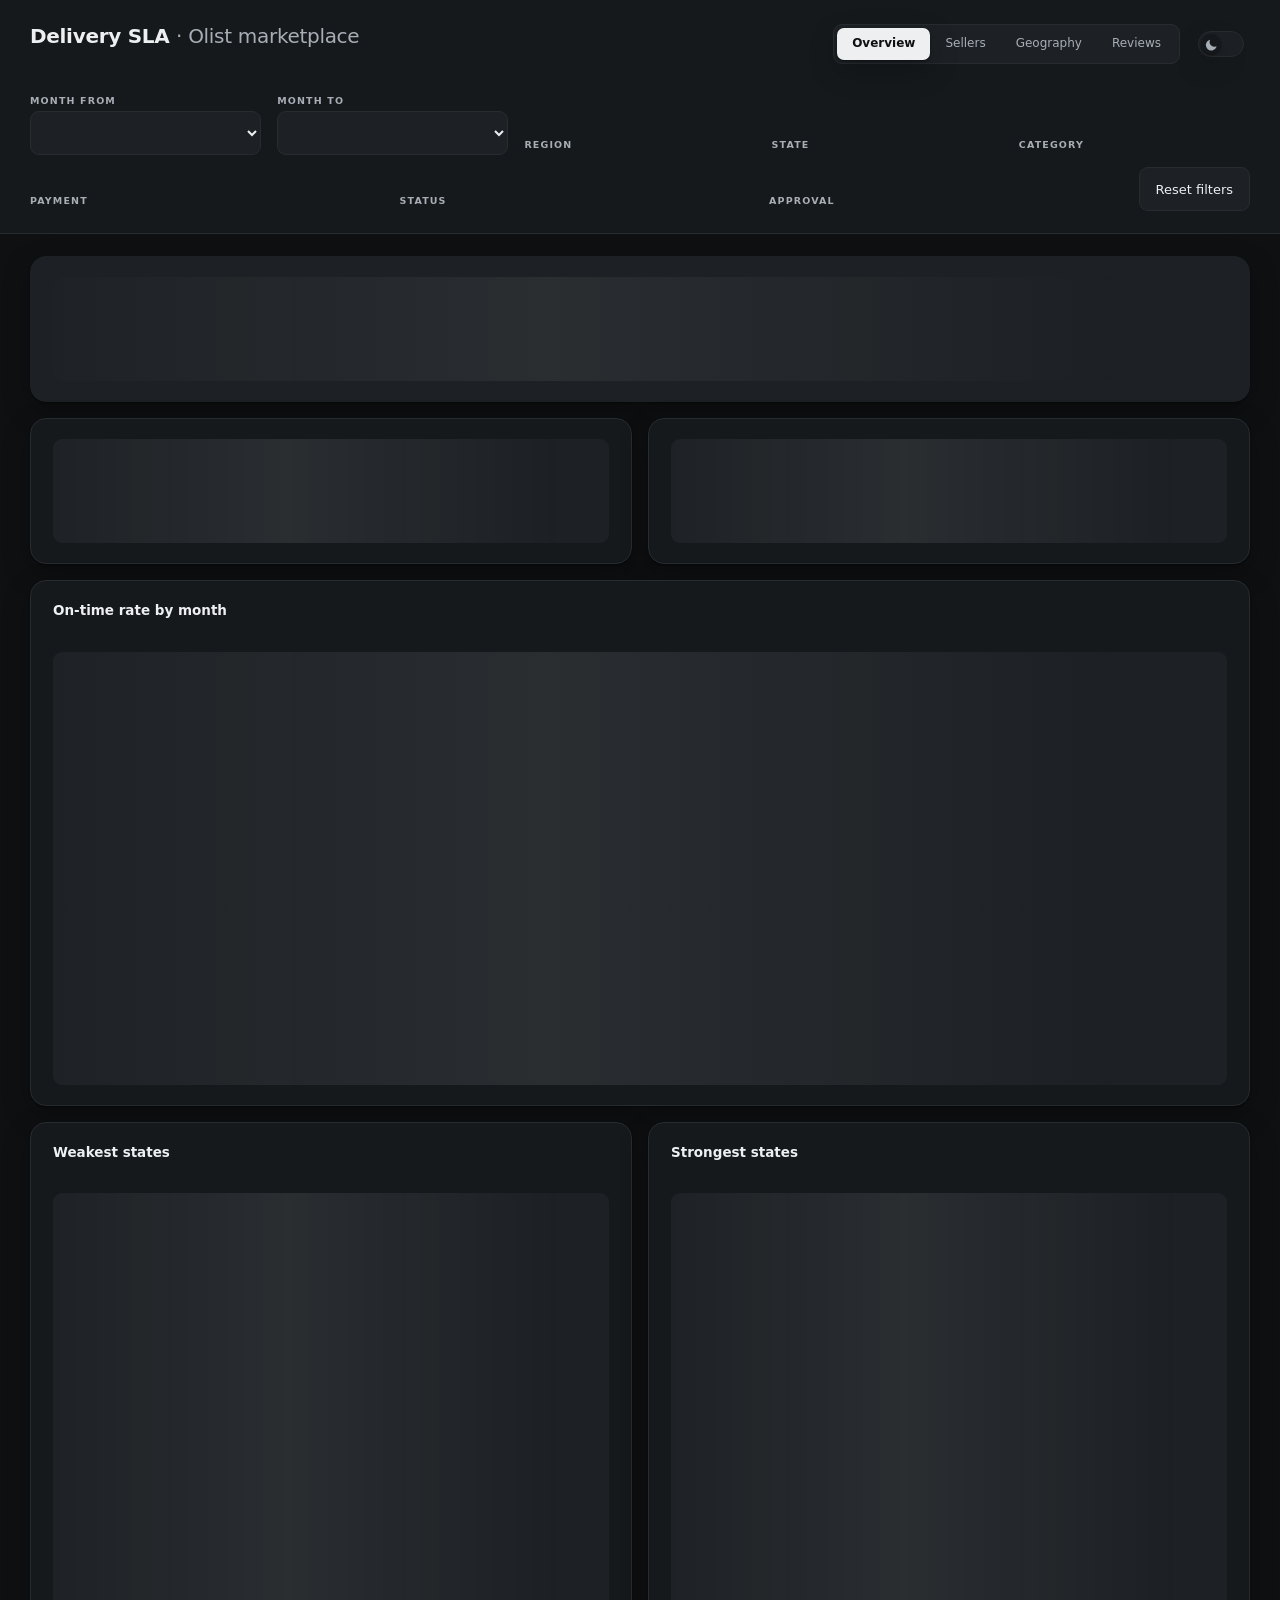
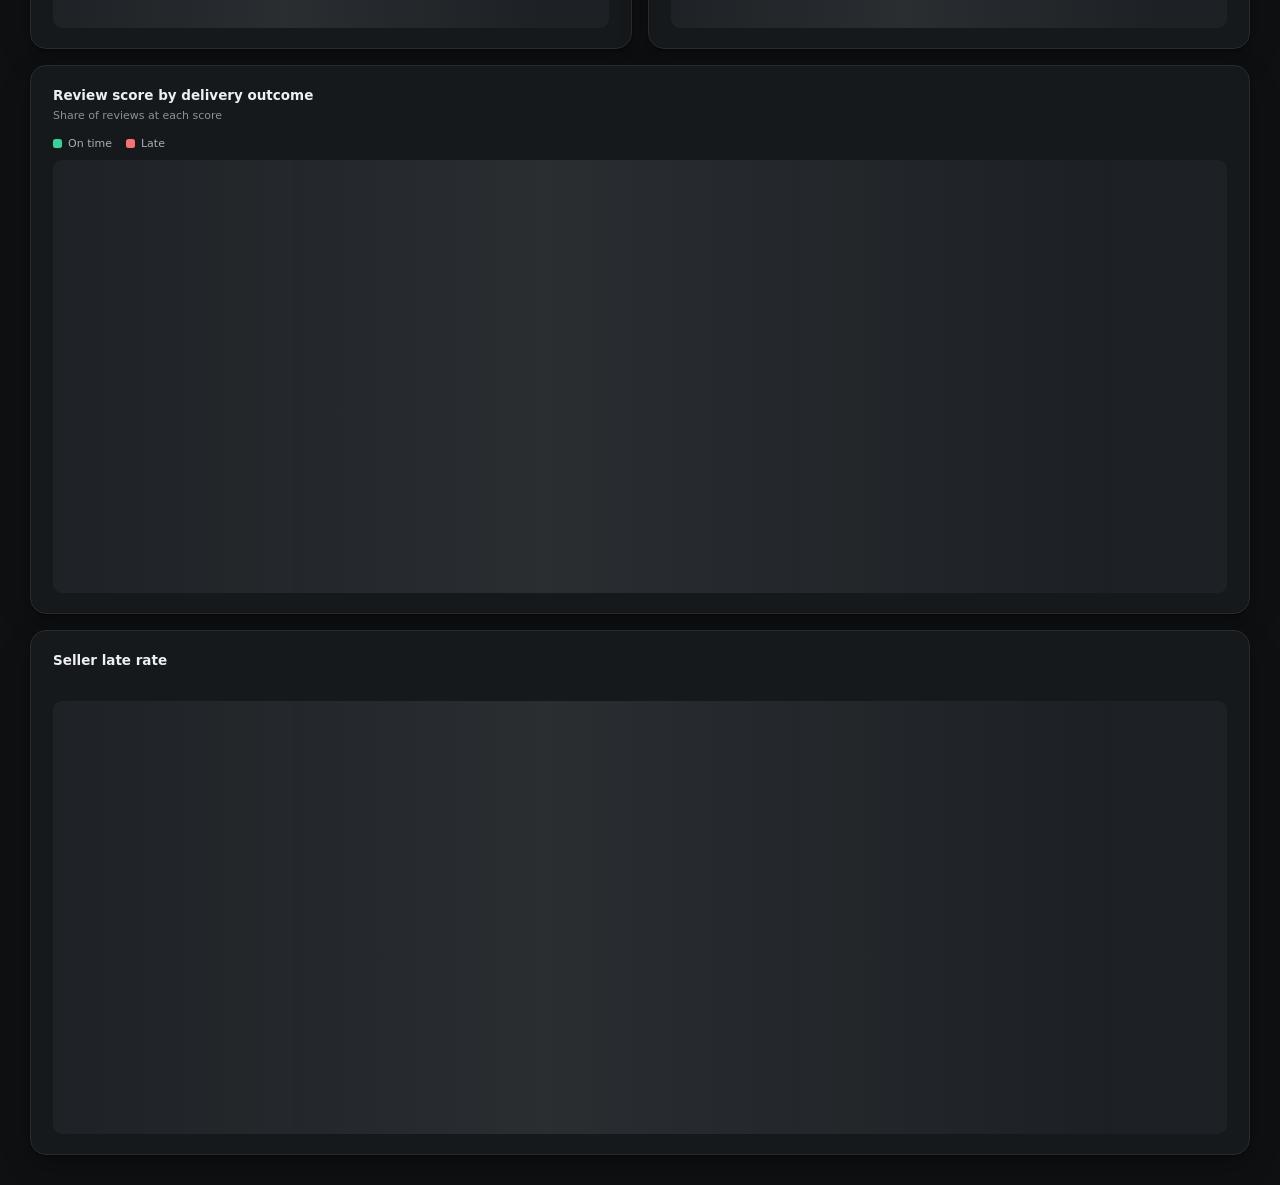
<file: index.html>
<!doctype html>
<html lang="en">
<head>
<meta charset="utf-8">
<meta name="viewport" content="width=device-width, initial-scale=1">
<title>Delivery SLA — Olist Marketplace</title>
<meta http-equiv="refresh" content="0; url=dashboard/">
<link rel="canonical" href="dashboard/">
<link rel="icon" href="data:,">
<style>
  :root { color-scheme: dark; }
  body {
    margin: 0; min-height: 100vh; display: grid; place-items: center;
    background: #0F1113; color: #E9EBED;
    font: 15px/1.6 "Segoe UI", system-ui, sans-serif;
    text-align: center; padding: 24px;
  }
  h1 { font-size: 20px; font-weight: 650; margin: 0 0 6px; letter-spacing: -0.2px; }
  p { color: #9BA1A7; margin: 0 0 20px; }
  a {
    display: inline-block; padding: 11px 20px; border-radius: 10px;
    background: #22C55E; color: #0F1113; font-weight: 650; text-decoration: none;
  }
</style>
</head>
<body>
  <main>
    <h1>Delivery SLA — Olist Marketplace</h1>
    <p>Opening the dashboard&hellip;</p>
    <a href="dashboard/">Open the dashboard</a>
  </main>
</body>
</html>
</file>
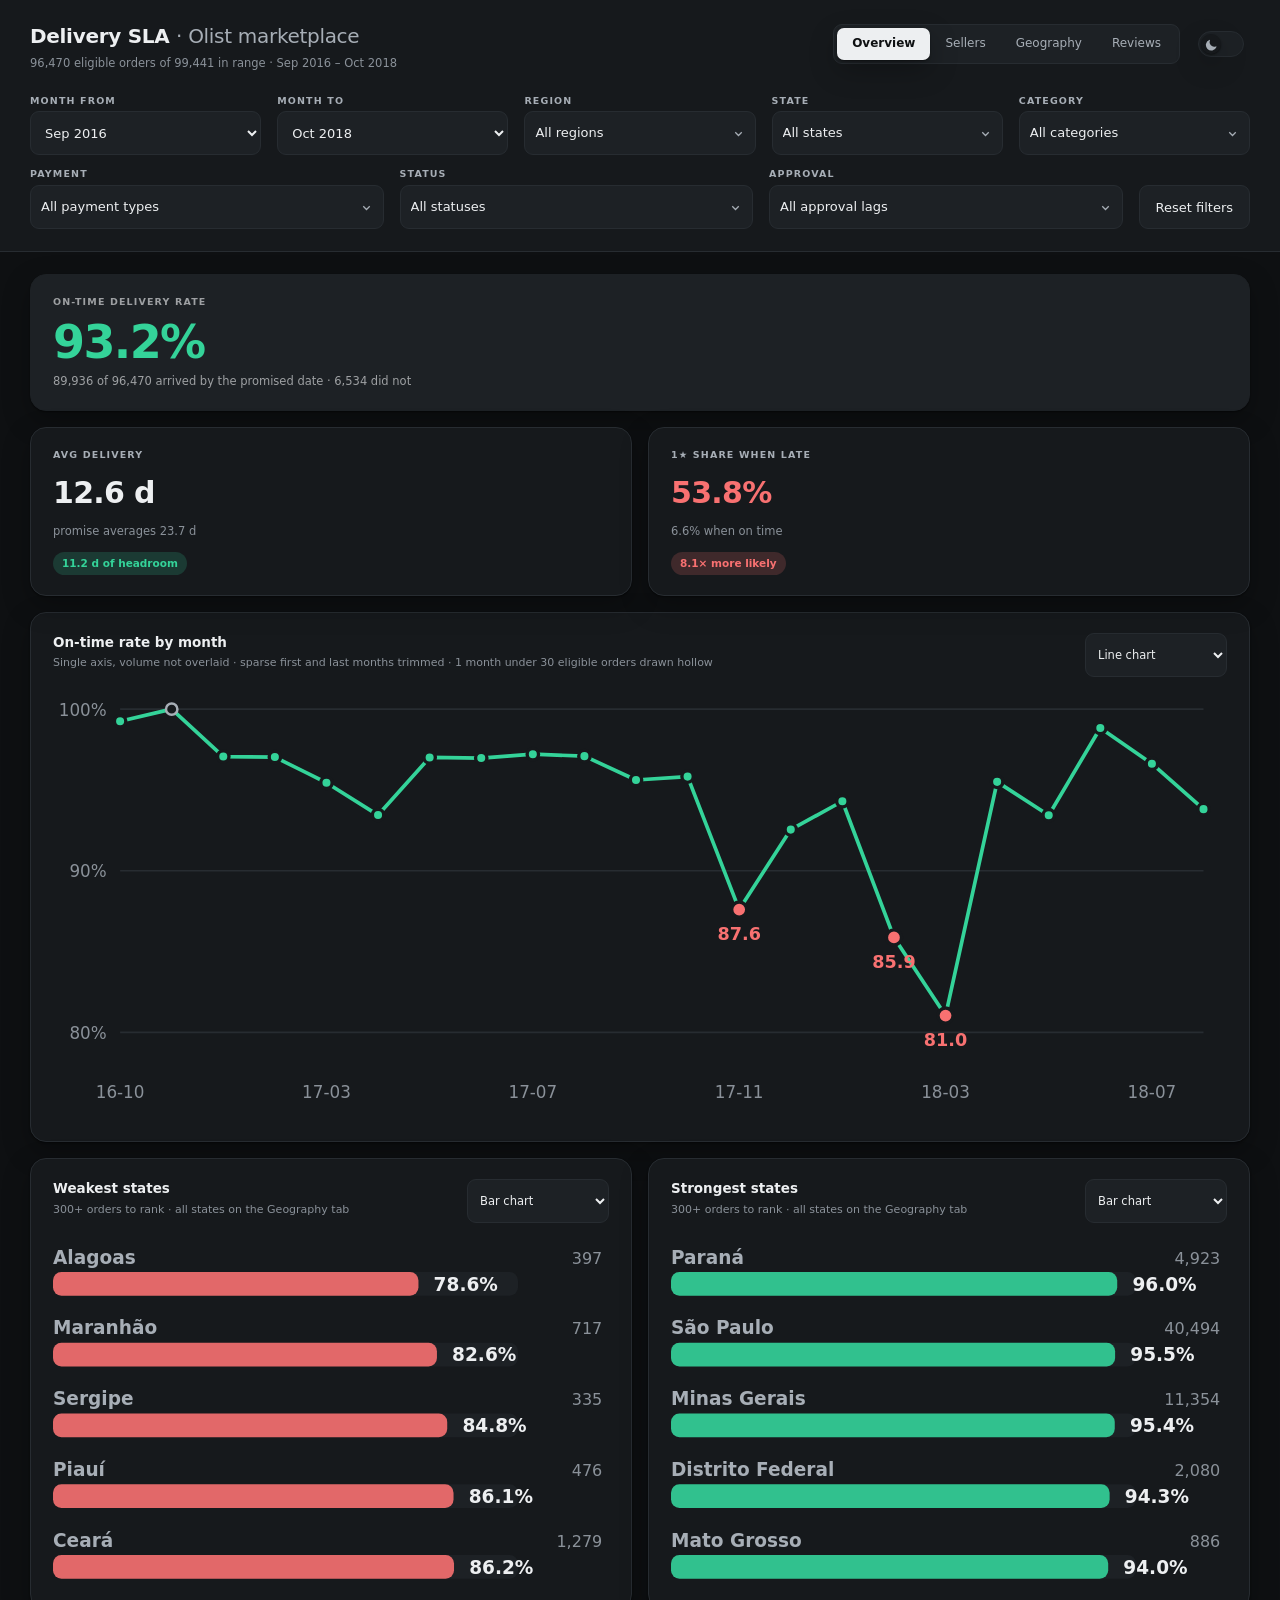
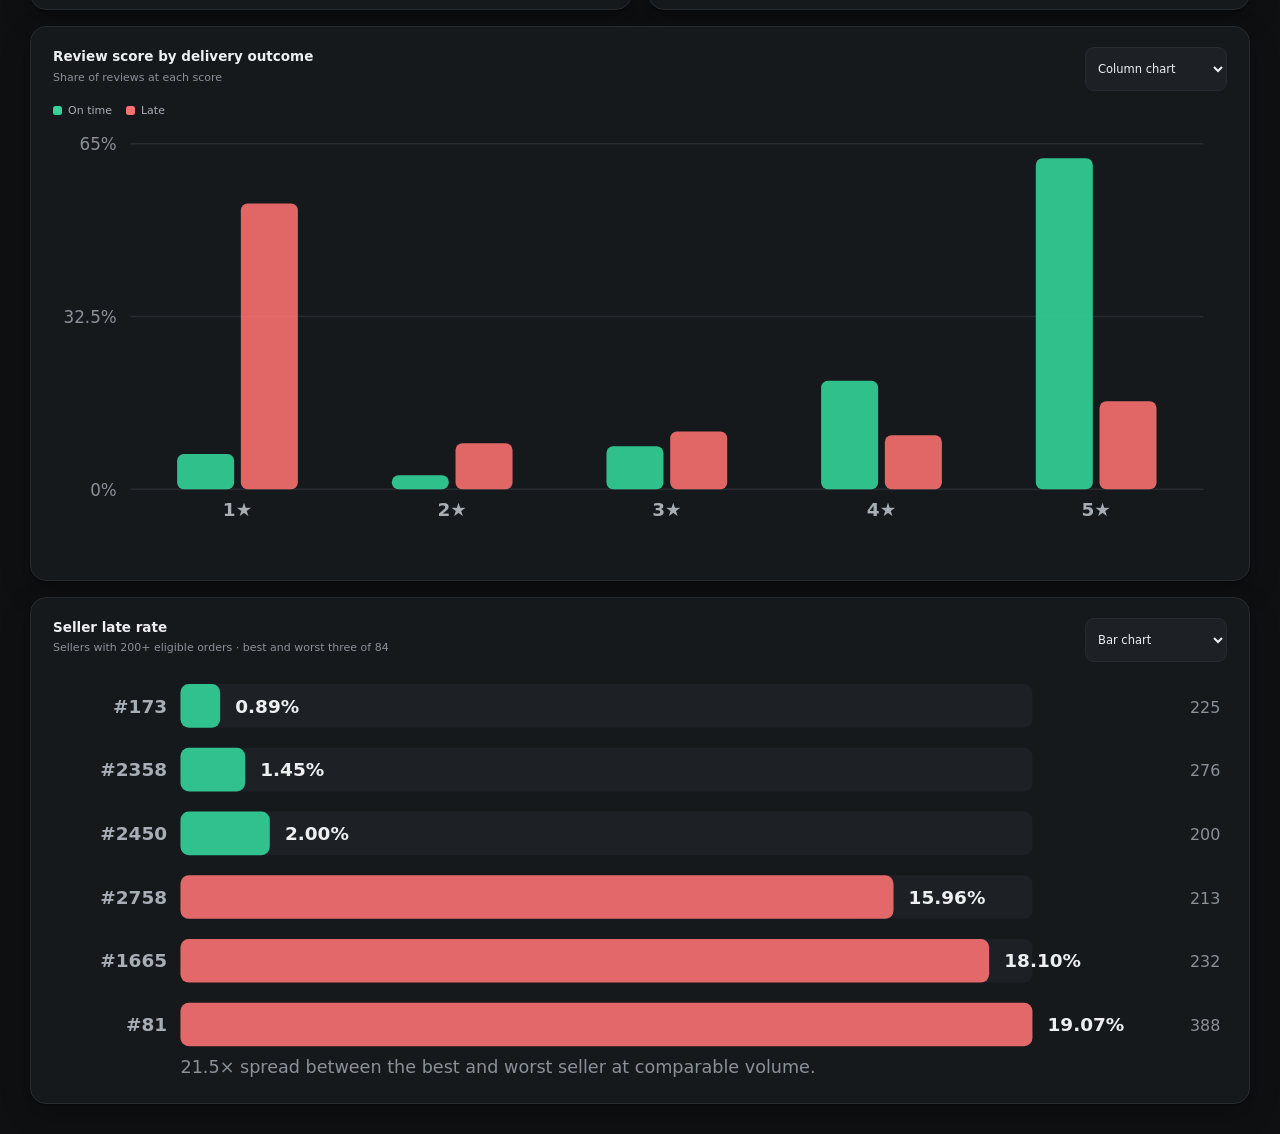
<file: dashboard/index.html>
<!DOCTYPE html>
<html lang="en" data-theme="dark">
<head>
<meta charset="utf-8">
<meta name="viewport" content="width=device-width, initial-scale=1">
<title>Delivery SLA — Olist marketplace</title>
<script>
  // Runs before first paint so a stored light theme never flashes dark first.
  try {
    if (localStorage.getItem("theme") === "light") document.documentElement.dataset.theme = "light";
  } catch (e) { /* private window or blocked storage: keep the default */ }
</script>
<!-- empty data URI: stops the browser probing for favicon.ico, which is the only request the page did not make itself -->
<link rel="icon" href="data:,">
<link rel="stylesheet" href="styles.css">
</head>
<body>

<header class="topbar">
  <div class="masthead">
    <div>
      <h1>Delivery SLA <span>· Olist marketplace</span></h1>
      <div class="scope" id="scope">&nbsp;</div>
    </div>
    <div class="controls">
      <nav class="seg" role="tablist">
        <button class="tab" id="tab-overview" role="tab" aria-selected="true" aria-controls="page-overview">Overview</button>
        <button class="tab" id="tab-sellers" role="tab" aria-selected="false" aria-controls="page-sellers">Sellers</button>
        <button class="tab" id="tab-geo" role="tab" aria-selected="false" aria-controls="page-geo">Geography</button>
        <button class="tab" id="tab-reviews" role="tab" aria-selected="false" aria-controls="page-reviews">Reviews</button>
      </nav>
      <button class="toggle" id="theme-toggle" type="button" aria-pressed="true">
        <span class="toggle-track">
          <span class="toggle-thumb">
            <svg class="icon moon" viewBox="0 0 16 16" aria-hidden="true">
              <path d="M13.2 10.4A5.6 5.6 0 0 1 6.1 3a.6.6 0 0 0-.86-.67 6.8 6.8 0 1 0 8.9 8.9.6.6 0 0 0-.67-.86Z"/>
            </svg>
            <svg class="icon sun" viewBox="0 0 16 16" aria-hidden="true">
              <circle cx="8" cy="8" r="3.1"/>
              <g stroke-width="1.5" stroke-linecap="round">
                <path d="M8 1v1.8M8 13.2V15M15 8h-1.8M2.8 8H1M12.95 3.05l-1.27 1.27M4.32 11.68l-1.27 1.27M12.95 12.95l-1.27-1.27M4.32 4.32 3.05 3.05"/>
              </g>
            </svg>
          </span>
        </span>
      </button>
    </div>
  </div>

  <div class="filters">
    <div class="filter"><label for="f-from">Month from</label><select id="f-from"></select></div>
    <div class="filter"><label for="f-to">Month to</label><select id="f-to"></select></div>
    <div class="filter"><span class="flabel" id="lab-region">Region</span><div class="ms" id="ms-region"></div></div>
    <div class="filter"><span class="flabel" id="lab-cstate">State</span><div class="ms" id="ms-cstate"></div></div>
    <div class="filter"><span class="flabel" id="lab-category">Category</span><div class="ms" id="ms-category"></div></div>
    <div class="filter"><span class="flabel" id="lab-payment">Payment</span><div class="ms" id="ms-payment"></div></div>
    <div class="filter"><span class="flabel" id="lab-status">Status</span><div class="ms" id="ms-status"></div></div>
    <div class="filter"><span class="flabel" id="lab-abucket">Approval</span><div class="ms" id="ms-abucket"></div></div>
    <button id="reset" type="button">Reset filters</button>
  </div>
</header>

<main id="board">

<section class="page bento" id="page-overview" role="tabpanel" aria-labelledby="tab-overview">
  <div class="t hero span2" id="k-otd"><div class="skel skel-hero"></div></div>
  <div class="t" id="k-speed"><div class="skel skel-kpi"></div></div>
  <div class="t" id="k-onestar"><div class="skel skel-kpi"></div></div>

  <div class="t span2">
    <div class="card-head">
      <div>
        <div class="h">On-time rate by month</div>
        <div class="hs" id="s-trend">&nbsp;</div>
      </div>
    </div>
    <div class="plot" id="c-trend"><div class="skel ar-wide"></div></div>
  </div>
  <div class="t">
    <div class="card-head">
      <div>
        <div class="h">Weakest states</div>
        <div class="hs" id="s-worst">&nbsp;</div>
      </div>
    </div>
    <div class="plot" id="c-worst"><div class="skel ar-tall"></div></div>
  </div>
  <div class="t">
    <div class="card-head">
      <div>
        <div class="h">Strongest states</div>
        <div class="hs" id="s-best">&nbsp;</div>
      </div>
    </div>
    <div class="plot" id="c-best"><div class="skel ar-tall"></div></div>
  </div>

  <div class="t span2">
    <div class="card-head">
      <div>
        <div class="h">Review score by delivery outcome</div>
        <div class="hs">Share of reviews at each score</div>
      </div>
    </div>
    <div class="legend"><span><i class="sw good"></i>On time</span><span><i class="sw bad"></i>Late</span></div>
    <div class="plot" id="c-review"><div class="skel ar-wide"></div></div>
  </div>
  <div class="t span2">
    <div class="card-head">
      <div>
        <div class="h">Seller late rate</div>
        <div class="hs" id="s-sellers">&nbsp;</div>
      </div>
    </div>
    <div class="plot" id="c-sellers"><div class="skel ar-wide"></div></div>
  </div>
</section>

<section class="page bento" id="page-sellers" role="tabpanel" aria-labelledby="tab-sellers" hidden>
  <div class="t hero span2" id="k-spread"><div class="skel skel-hero"></div></div>
  <div class="t" id="k-ranked"><div class="skel skel-kpi"></div></div>
  <div class="t" id="k-median"><div class="skel skel-kpi"></div></div>

  <div class="t span2">
    <div class="card-head">
      <div>
        <div class="h">Worst sellers by late rate</div>
        <div class="hs" id="s-worstsell">&nbsp;</div>
      </div>
    </div>
    <div class="plot" id="c-worstsell"><div class="skel ar-wide"></div></div>
  </div>
  <div class="t span2">
    <div class="card-head">
      <div>
        <div class="h">Best sellers by late rate</div>
        <div class="hs" id="s-bestsell">&nbsp;</div>
      </div>
    </div>
    <div class="plot" id="c-bestsell"><div class="skel ar-wide"></div></div>
  </div>

  <div class="t span2">
    <div class="card-head">
      <div>
        <div class="h">Late rate by seller state</div>
        <div class="hs">Where the seller ships from</div>
      </div>
    </div>
    <div class="plot scroll" id="c-sellerstate"><div class="skel ar-wide"></div></div>
  </div>
  <div class="t span2">
    <div class="card-head">
      <div>
        <div class="h">Breach rate: within the state vs across states</div>
        <div class="hs" id="s-crossstate">&nbsp;</div>
      </div>
    </div>
    <div class="plot" id="c-crossstate"><div class="skel ar-wide"></div></div>
  </div>

  <div class="t span2">
    <div class="card-head">
      <div>
        <div class="h">SLA breach rate by approval lag</div>
        <div class="hs" id="s-approval">&nbsp;</div>
      </div>
    </div>
    <div class="plot" id="c-approval"><div class="skel ar-wide"></div></div>
    <p class="note">Segmentation, not causation. An order placed late on a Friday is slow to approve <em>and</em> slow to reach a carrier, because both wait on the same working week. Full write-up in <code>reports/business_findings.md</code>.</p>
  </div>
  <div class="t span2">
    <div class="card-head">
      <div>
        <div class="h">Approval lag within a fixed promise window</div>
        <div class="hs" id="s-approvalband">&nbsp;</div>
      </div>
    </div>
    <div class="plot" id="c-approvalband"><div class="skel ar-wide"></div></div>
  </div>
</section>

<section class="page bento" id="page-geo" role="tabpanel" aria-labelledby="tab-geo" hidden>
  <div class="t hero span2" id="k-gap"><div class="skel skel-hero"></div></div>
  <div class="t" id="k-states"><div class="skel skel-kpi"></div></div>
  <div class="t" id="k-concentration"><div class="skel skel-kpi"></div></div>

  <div class="t span2">
    <div class="card-head">
      <div>
        <div class="h">On-time rate by customer state</div>
        <div class="hs" id="s-allstates">&nbsp;</div>
      </div>
    </div>
    <div class="plot scroll" id="c-allstates"><div class="skel ar-wide"></div></div>
  </div>
  <div class="t">
    <div class="card-head">
      <div>
        <div class="h">Slowest states</div>
        <div class="hs">Average days from purchase to delivery</div>
      </div>
    </div>
    <div class="plot" id="c-slowest"><div class="skel ar-tall"></div></div>
  </div>
  <div class="t">
    <div class="card-head">
      <div>
        <div class="h">Fastest states</div>
        <div class="hs">Average days from purchase to delivery</div>
      </div>
    </div>
    <div class="plot" id="c-fastest"><div class="skel ar-tall"></div></div>
  </div>

  <div class="t span2">
    <div class="card-head">
      <div>
        <div class="h">On-time rate by region</div>
        <div class="hs" id="s-region">&nbsp;</div>
      </div>
    </div>
    <div class="plot" id="c-region"><div class="skel ar-region"></div></div>
  </div>
  <div class="t span2">
    <div class="card-head">
      <div>
        <div class="h">Where the late orders are</div>
        <div class="hs">Count of late deliveries, not rate — volume follows population</div>
      </div>
    </div>
    <div class="plot scroll" id="c-latevol"><div class="skel ar-wide"></div></div>
  </div>

  <div class="t span4">
    <div class="card-head">
      <div>
        <div class="h">Promise headroom by state</div>
        <div class="hs">Average promised days minus average actual days</div>
      </div>
    </div>
    <div class="plot" id="c-headroom"><div class="skel ar-wide"></div></div>
  </div>
</section>

<section class="page bento" id="page-reviews" role="tabpanel" aria-labelledby="tab-reviews" hidden>
  <div class="t hero span2" id="k-lowrev"><div class="skel skel-hero"></div></div>
  <div class="t" id="k-avgscore"><div class="skel skel-kpi"></div></div>
  <div class="t" id="k-noreview"><div class="skel skel-kpi"></div></div>

  <div class="t span2">
    <div class="card-head">
      <div>
        <div class="h">Low review rate by month</div>
        <div class="hs" id="s-lowtrend">Share of reviews scoring 1★ or 2★</div>
      </div>
    </div>
    <div class="plot" id="c-lowtrend"><div class="skel ar-wide"></div></div>
  </div>
  <div class="t span2">
    <div class="card-head">
      <div>
        <div class="h">Low review rate by how late the order was</div>
        <div class="hs">Lateness measured against the promised date</div>
      </div>
    </div>
    <div class="plot" id="c-bydelay"><div class="skel ar-wide"></div></div>
  </div>

  <div class="t span2">
    <div class="card-head">
      <div>
        <div class="h">Review score mix</div>
        <div class="hs">Every reviewed order in the current filter</div>
      </div>
    </div>
    <div class="plot" id="c-mix"><div class="skel ar-wide"></div></div>
  </div>
  <div class="t span2">
    <div class="card-head">
      <div>
        <div class="h">Low review rate by state</div>
        <div class="hs" id="s-lowstate">&nbsp;</div>
      </div>
    </div>
    <div class="plot" id="c-lowstate"><div class="skel ar-wide"></div></div>
  </div>
</section>

</main>

<div class="tip" id="tip" role="tooltip" hidden></div>

<script defer src="data/dashboard_data.js"></script>
<script defer src="app.js"></script>
</body>
</html>
</file>
<file: dashboard/styles.css>
:root {
  /* tells the browser to paint native scrollbars, form controls and focus rings dark */
  color-scheme: dark;

  --bg: #0E1012;
  --surface: #16191C;
  --surface-2: #1D2125;
  --border: #272C31;
  --ink: #EDEFF1;
  --label: #A7AEB6;
  --muted: #8A9199;
  --good: #34D399;
  --bad: #F87171;

  --track: var(--surface-2);
  --hero-good: var(--good);
  --hero-bg: var(--surface-2);
  --hero-ink: var(--ink);
  --hero-border: var(--hero-bg);
  /* The selected tab stays an inverted pill in both themes; it is the only navigation cue. */
  --tab-active-bg: var(--ink);
  --tab-active-ink: var(--bg);
  --shadow: 0 1px 2px rgba(0, 0, 0, 0.45), 0 10px 28px rgba(0, 0, 0, 0.26);
  --shadow-lift: 0 2px 5px rgba(0, 0, 0, 0.5), 0 16px 38px rgba(0, 0, 0, 0.34);
  --sheen: rgba(255, 255, 255, 0.06);

  --s1: 4px;
  --s2: 8px;
  --s3: 12px;
  --s4: 16px;
  --s5: 22px;
  --s6: 30px;

  --fs-hero: 46px;
  --fs-mid: 30px;
  --fs-h1: 20px;
  --fs-title: 13.5px;
  --fs-body: 13px;
  --fs-cap: 11.5px;
  --fs-micro: 9.5px;

  --radius: 16px;
  --radius-sm: 9px;
  --quick: 140ms;
  --slow: 190ms;
  --ease: cubic-bezier(0.2, 0, 0.2, 1);
  --ease-out: cubic-bezier(0, 0, 0.2, 1);
  --font: "Segoe UI", "Segoe UI Variable Text", system-ui, Tahoma, sans-serif;
}

:root[data-theme="light"] {
  color-scheme: light;

  --bg: #F3F4F1;
  --surface: #FFFFFF;
  --surface-2: #F8F9F6;
  --border: #E4E6E1;
  --ink: #15171A;
  --label: #555B63;
  --muted: #6E747C;
  --good: #15803D;
  --bad: #DC2626;

  --track: #EAECE8;
  /* On white the hero keeps the surface of every other tile; the 46px number and the accent carry
     the emphasis. The dark-theme green reads at 1.7:1 here, well under AA, so --good is used. */
  --hero-good: var(--good);
  --hero-bg: var(--surface);
  --hero-ink: var(--ink);
  --hero-border: var(--border);
  --tab-active-bg: var(--ink);
  --tab-active-ink: var(--surface);
  --shadow: 0 1px 2px rgba(21, 23, 26, 0.04), 0 6px 18px rgba(21, 23, 26, 0.05);
  --shadow-lift: 0 2px 5px rgba(21, 23, 26, 0.06), 0 14px 32px rgba(21, 23, 26, 0.09);
  --sheen: rgba(21, 23, 26, 0.05);
}

* { box-sizing: border-box; }

* {
  scrollbar-width: thin;
  scrollbar-color: var(--border) transparent;
}

::-webkit-scrollbar { width: 9px; height: 9px; }
::-webkit-scrollbar-track { background: transparent; }
::-webkit-scrollbar-thumb { background: var(--border); border-radius: 5px; }
::-webkit-scrollbar-thumb:hover { background: var(--label); }

body {
  margin: 0;
  background: var(--bg);
  color: var(--ink);
  font-family: var(--font);
  font-size: var(--fs-body);
  line-height: 1.45;
  font-variant-numeric: tabular-nums;
  -webkit-font-smoothing: antialiased;
}

h1 { margin: 0; font-size: var(--fs-h1); font-weight: 680; letter-spacing: -0.3px; }
h1 span { color: var(--label); font-weight: 400; }

.topbar {
  background: var(--surface);
  border-bottom: 1px solid var(--border);
  padding: var(--s5) var(--s6) 0;
  position: sticky;
  top: 0;
  z-index: 5;
}

.masthead { display: flex; flex-wrap: wrap; gap: var(--s4); align-items: flex-start; justify-content: space-between; }
.scope { font-size: var(--fs-cap); color: var(--muted); margin-top: var(--s1); }
.controls { display: flex; align-items: center; gap: var(--s3); }

.seg {
  display: flex;
  background: var(--surface-2);
  border: 1px solid var(--border);
  border-radius: var(--radius-sm);
  padding: 3px;
}

.tab {
  font: inherit;
  font-size: 12px;
  font-weight: 500;
  color: var(--label);
  background: none;
  border: none;
  border-radius: 7px;
  padding: 7px 15px;
  cursor: pointer;
  transition: color var(--quick) var(--ease-out), background var(--quick) var(--ease-out),
    box-shadow var(--quick) var(--ease-out);
}

/* Hover is a faint wash; selected is the inverted pill. The two must not look alike. */
.tab:hover:not([aria-selected="true"]) {
  color: var(--ink);
  background: color-mix(in srgb, var(--ink) 9%, transparent);
}

.tab[aria-selected="true"] {
  background: var(--tab-active-bg);
  color: var(--tab-active-ink);
  font-weight: 650;
  box-shadow: var(--shadow);
}

.toggle {
  display: inline-flex;
  align-items: center;
  justify-content: center;
  min-width: 44px;
  min-height: 44px;
  background: none;
  border: none;
  border-radius: var(--radius-sm);
  cursor: pointer;
}

.toggle-track {
  position: relative;
  width: 46px;
  height: 26px;
  border-radius: 999px;
  background: var(--surface-2);
  border: 1px solid var(--border);
  transition: border-color var(--quick) var(--ease-out);
}

.toggle:hover .toggle-track { border-color: var(--label); }

.toggle-thumb {
  position: absolute;
  top: 2px;
  left: 2px;
  width: 20px;
  height: 20px;
  border-radius: 50%;
  background: var(--surface);
  box-shadow: var(--shadow);
  display: grid;
  place-items: center;
  transition: transform var(--slow) var(--ease-out);
}

:root[data-theme="light"] .toggle-thumb { transform: translateX(20px); }

.icon { width: 13px; height: 13px; fill: var(--label); stroke: var(--label); stroke-width: 0; }
.icon.sun { display: none; }
:root[data-theme="light"] .icon.moon { display: none; }
:root[data-theme="light"] .icon.sun { display: block; }

/* Eight controls plus Reset only fit on one row if each may shrink; min-width:0 is what actually
   permits that, since a flex item defaults to min-width:auto and refuses to go below its content. */
.filters { display: flex; flex-wrap: wrap; align-items: flex-end; gap: var(--s3) var(--s4); padding: var(--s5) 0; }
.filter { display: flex; flex-direction: column; gap: var(--s1); flex: 1 1 0; min-width: 0; }

.filter label, .flabel, .lab {
  font-size: var(--fs-micro);
  letter-spacing: 0.12em;
  text-transform: uppercase;
  color: var(--label);
  font-weight: 700;
}

select, #reset {
  font-family: inherit;
  font-size: var(--fs-body);
  color: var(--ink);
  background: var(--surface-2);
  border: 1px solid var(--border);
  border-radius: var(--radius-sm);
  padding: 7px 10px;
  min-height: 44px;
  transition: border-color var(--quick) var(--ease-out), background var(--quick) var(--ease-out);
}

/* Matches .ms-btn so the month pickers and the multi-selects line up in the same row. */
.filter select { width: 100%; min-width: 0; }
select:hover, #reset:hover {
  border-color: var(--label);
  background: color-mix(in srgb, var(--ink) 6%, var(--surface-2));
}
#reset { flex: none; cursor: pointer; padding: 7px var(--s4); align-self: flex-end; }

:is(select, button):focus-visible { outline: 2px solid var(--good); outline-offset: 2px; }

.ms { position: relative; }

.ms-btn {
  display: flex;
  align-items: center;
  gap: var(--s2);
  width: 100%;
  min-width: 0;
  min-height: 44px;
  font: inherit;
  font-size: var(--fs-body);
  text-align: left;
  color: var(--ink);
  background: var(--surface-2);
  border: 1px solid var(--border);
  border-radius: var(--radius-sm);
  padding: 7px 10px;
  cursor: pointer;
  transition: border-color var(--quick) var(--ease-out), background var(--quick) var(--ease-out);
}

.ms-btn:hover {
  border-color: var(--label);
  background: color-mix(in srgb, var(--ink) 6%, var(--surface-2));
}
.ms-btn.on { border-color: var(--good); color: var(--ink); font-weight: 600; }
.ms-sum { flex: 1; overflow: hidden; text-overflow: ellipsis; white-space: nowrap; }
.ms-caret { width: 13px; height: 13px; fill: none; stroke: var(--label); stroke-width: 1.6; flex: none; }

.ms-pop {
  position: absolute;
  z-index: 30;
  top: calc(100% + 6px);
  left: 0;
  min-width: 260px;
  max-width: 340px;
  background: var(--surface);
  border: 1px solid var(--border);
  border-radius: var(--radius-sm);
  box-shadow: var(--shadow-lift);
  padding: var(--s2);
}

.ms-search {
  width: 100%;
  font: inherit;
  font-size: var(--fs-body);
  color: var(--ink);
  background: var(--surface-2);
  border: 1px solid var(--border);
  border-radius: 7px;
  padding: 8px 10px;
  margin-bottom: var(--s2);
}

.ms-actions { display: flex; gap: var(--s2); margin-bottom: var(--s1); }

.ms-act {
  font: inherit;
  font-size: var(--fs-cap);
  color: var(--label);
  background: none;
  border: none;
  border-radius: 6px;
  padding: 6px 8px;
  cursor: pointer;
}

.ms-act { transition: color var(--quick) var(--ease-out), background var(--quick) var(--ease-out); }
.ms-act:hover { color: var(--ink); background: var(--surface-2); }
.ms-list { max-height: 280px; overflow-y: auto; }

.ms-opt {
  display: flex;
  align-items: center;
  gap: var(--s2);
  min-height: 44px;
  padding: 0 var(--s2);
  border-radius: 6px;
  cursor: pointer;
  font-size: var(--fs-body);
}

.ms-opt { transition: background var(--quick) var(--ease-out); }
.ms-opt:hover { background: var(--surface-2); }
.ms-opt[hidden] { display: none; }
.ms-opt input { width: 16px; height: 16px; accent-color: var(--good); flex: none; cursor: pointer; }
.ms-opt input:focus-visible { outline: 2px solid var(--good); outline-offset: 2px; }

main { padding: var(--s5) var(--s6) var(--s6); }

.bento {
  display: grid;
  grid-template-columns: repeat(4, 1fr);
  /* 148px is the floor, not the height: a KPI tile carrying a chip needs more and must not
     clip it against the tile edge. Tiles in the row stretch together, so they stay aligned. */
  grid-template-rows: minmax(148px, auto) auto auto;
  gap: var(--s4);
}

.page[hidden] { display: none; }

.t {
  background: var(--surface);
  border: 1px solid var(--border);
  border-radius: var(--radius);
  padding: 20px 22px;
  min-width: 0;
  box-shadow: var(--shadow);
  transition: box-shadow var(--slow) var(--ease-out), border-color var(--slow) var(--ease-out);
}

/* No transform here: .enter keeps animation-fill-mode both, which would win over a hover transform. */
.t:hover { box-shadow: var(--shadow-lift); border-color: var(--label); }
.span2 { grid-column: span 2; }
.span4 { grid-column: span 4; }

.hero { background: var(--hero-bg); border-color: var(--hero-border); color: var(--hero-ink); }
.hero .lab, .hero .note { color: color-mix(in srgb, var(--hero-ink) 62%, transparent); }

.big { font-size: var(--fs-hero); font-weight: 700; letter-spacing: -1.6px; margin-top: 10px; line-height: 1; }
.mid { font-size: var(--fs-mid); font-weight: 680; letter-spacing: -0.7px; margin-top: 10px; }
.note { font-size: var(--fs-cap); color: var(--muted); margin-top: var(--s2); }
.big.good { color: var(--hero-good); }
.mid.bad { color: var(--bad); }

.error { max-width: 760px; }
.error .mid { color: var(--bad); }
.error .note { max-width: 70ch; }

.chip {
  display: inline-block;
  font-size: 10.5px;
  font-weight: 700;
  padding: var(--s1) 9px;
  border-radius: 999px;
  margin-top: var(--s3);
  background: color-mix(in srgb, var(--good) 18%, var(--surface));
  color: var(--good);
}

.chip.bad { background: color-mix(in srgb, var(--bad) 18%, var(--surface)); color: var(--bad); }
.chip.flat { background: var(--surface-2); color: var(--label); }

.h { font-size: var(--fs-title); font-weight: 650; margin-bottom: 3px; }
.hs { font-size: 11px; color: var(--muted); margin-bottom: var(--s3); }

.card-head {
  display: flex;
  align-items: flex-start;
  justify-content: space-between;
  gap: var(--s4);
  margin-bottom: var(--s3);
}

/* min-width:0 lets the title block shrink and wrap at word boundaries instead of one word a line */
.card-head > div:first-child { flex: 1 1 auto; min-width: 0; }

.card-head .hs { margin-bottom: 0; }

.view-pick {
  flex: 0 0 auto;
  width: 142px;
  max-width: 142px;
  min-height: 44px;
  font-family: inherit;
  font-size: var(--fs-cap);
  color: var(--ink);
  background: var(--surface-2);
  border: 1px solid var(--border);
  border-radius: var(--radius-sm);
  padding: 6px 8px;
  cursor: pointer;
  transition: border-color var(--quick) var(--ease-out);
}

.view-pick:hover { border-color: var(--label); }
.view-pick:focus-visible { outline: 2px solid var(--good); outline-offset: 2px; }

.table-wrap { max-height: 340px; overflow-y: auto; }

table.view-table {
  width: 100%;
  border-collapse: collapse;
  font-size: var(--fs-cap);
  font-variant-numeric: tabular-nums;
}

table.view-table th {
  position: sticky;
  top: 0;
  background: var(--surface);
  text-align: left;
  padding: 0;
  border-bottom: 1px solid var(--border);
}

table.view-table th.num, table.view-table td.num { text-align: right; }
table.view-table th.num .th-sort { justify-content: flex-end; }

.th-sort {
  display: flex;
  align-items: center;
  gap: 4px;
  width: 100%;
  font: inherit;
  font-size: var(--fs-micro);
  letter-spacing: 0.08em;
  text-transform: uppercase;
  font-weight: 700;
  color: var(--label);
  background: none;
  border: none;
  padding: var(--s2) 6px;
  cursor: pointer;
}

.th-sort:hover { color: var(--ink); }
.th-sort:focus-visible { outline: 2px solid var(--good); outline-offset: -2px; }

table.view-table td {
  padding: 7px 6px;
  border-bottom: 1px solid var(--border);
  color: var(--ink);
}

table.view-table tbody tr:hover td { background: var(--surface-2); }
table.view-table tr.weak td { color: var(--label); }
.flag { color: var(--label); font-size: var(--fs-micro); text-transform: uppercase; letter-spacing: 0.06em; }

.slice { stroke: var(--surface); stroke-width: 1; }
.slice-text { font-size: 10px; font-weight: 700; fill: var(--ink); }
.donut-total { font-size: 22px; font-weight: 680; fill: var(--ink); }
.seg-text { font-size: 10px; font-weight: 600; fill: var(--surface); }

.donut-switch { display: flex; gap: var(--s1); margin-bottom: var(--s2); }

.donut-switch button {
  font: inherit;
  font-size: var(--fs-cap);
  color: var(--label);
  background: var(--surface-2);
  border: 1px solid var(--border);
  border-radius: 7px;
  padding: 7px 12px;
  min-height: 36px;
  cursor: pointer;
}

.donut-switch button.on { color: var(--tab-active-ink); background: var(--tab-active-bg); border-color: var(--tab-active-bg); }
.donut-switch button:focus-visible { outline: 2px solid var(--good); outline-offset: 2px; }

.swap { animation: fade 120ms var(--ease-out) both; }

@keyframes fade { from { opacity: 0; } to { opacity: 1; } }

.legend { display: flex; gap: 14px; font-size: 11px; color: var(--label); margin-bottom: var(--s2); }
.sw { width: 9px; height: 9px; border-radius: 2.5px; display: inline-block; margin-right: 6px; vertical-align: -1px; }
.sw.good { background: var(--good); }
.sw.bad { background: var(--bad); }

.chart { width: 100%; height: auto; display: block; overflow: visible; }
.scroll { max-height: 420px; overflow-y: auto; }

.axis-text { font-size: 10px; fill: var(--muted); }
.row-label { font-size: 11px; fill: var(--label); font-weight: 700; }
.value-text { font-size: 11px; fill: var(--ink); font-weight: 650; }
.count-text { font-size: 9.5px; fill: var(--muted); }
.grid-line { stroke: var(--border); }
.track-bar { fill: var(--track); }
.bar-good { fill: var(--good); }
.bar-bad { fill: var(--bad); }
.bar-mute { fill: var(--muted); }
.line-good, .line-bad { stroke-width: 2.2; fill: none; stroke-linejoin: round; stroke-linecap: round; }
.line-good { stroke: var(--good); }
.line-bad { stroke: var(--bad); }
.area-good, .area-bad { opacity: 0.26; }
.area-good { fill: var(--good); }
.area-bad { fill: var(--bad); }
.dot-good, .dot-bad { stroke: var(--surface); stroke-width: 2; }
.dot-good { fill: var(--good); }
.dot-rule { stroke: var(--border); stroke-dasharray: 2 4; }
.dot-thin { fill: var(--surface); stroke: var(--label); stroke-width: 1.5; }
.dot-bad { fill: var(--bad); }
.flag-leader { stroke: var(--bad); stroke-width: 1; opacity: 0.5; }
.flag-text { font-size: 10.5px; fill: var(--bad); font-weight: 700; }
.caption-text { font-size: 10.5px; fill: var(--muted); }

.bar { transition: opacity var(--quick) var(--ease-out); }
.plot:hover .bar { opacity: 0.5; }
.plot:hover .bar:hover { opacity: 1; }

.empty {
  color: var(--label);
  font-size: var(--fs-body);
  text-align: center;
  padding: var(--s6) var(--s4);
  border: 1px dashed var(--border);
  border-radius: var(--radius-sm);
  margin: 0;
}

.tip {
  position: fixed;
  z-index: 20;
  pointer-events: none;
  background: var(--surface-2);
  color: var(--ink);
  border: 1px solid var(--border);
  border-radius: var(--radius-sm);
  box-shadow: var(--shadow-lift);
  padding: 6px 10px;
  font-size: var(--fs-cap);
  white-space: nowrap;
}

.skel { background: var(--surface-2); border-radius: var(--radius-sm); position: relative; overflow: hidden; }

.skel::after {
  content: "";
  position: absolute;
  inset: 0;
  transform: translateX(-100%);
  background: linear-gradient(90deg, transparent, var(--sheen), transparent);
  animation: sheen 1.4s infinite;
}

@keyframes sheen { to { transform: translateX(100%); } }

.skel-hero { height: 104px; }
.skel-kpi { height: 104px; }
.ar-wide { aspect-ratio: 700 / 258; }
.ar-tall { aspect-ratio: 330 / 258; }
.ar-region { aspect-ratio: 700 / 190; }

/* Only shows when a recompute outlasts the delay, so fast filter changes never strobe. */
.plot { position: relative; }

.plot::after {
  content: "";
  position: absolute;
  inset: 0;
  border-radius: var(--radius-sm);
  background: var(--surface);
  opacity: 0;
  pointer-events: none;
}

.busy .plot::after { opacity: 0.6; transition: opacity var(--quick) var(--ease) 120ms; }
.busy .plot { cursor: progress; }

.enter { animation: rise 200ms var(--ease-out) both; }

@keyframes rise {
  from { opacity: 0; transform: translateY(5px); }
  to { opacity: 1; transform: none; }
}

/* Above this the controls shrink to share one row; below it they need a real basis again, so the
   bar breaks into two tidy rows instead of eight slivers. */
@media (max-width: 1280px) {
  .filter { flex: 1 1 200px; }
}

@media (max-width: 1400px) {
  .bento { grid-template-columns: repeat(2, 1fr); grid-template-rows: auto; }
  .span2, .span4 { grid-column: span 2; }
}

@media (max-width: 900px) {
  main, .topbar { padding-left: var(--s4); padding-right: var(--s4); }
  .bento { grid-template-columns: 1fr; }
  .span2, .span4 { grid-column: span 1; }
  .controls { width: 100%; justify-content: space-between; }
  .seg { overflow-x: auto; }
  :root { --fs-hero: 38px; --fs-mid: 26px; }
}

@media (prefers-reduced-motion: reduce) {
  *, *::before, *::after {
    animation-duration: 0.01ms !important;
    animation-delay: 0ms !important;
    animation-iteration-count: 1 !important;
    transition-duration: 0.01ms !important;
    transition-delay: 0ms !important;
  }
  .skel::after { display: none; }
}
</file>
